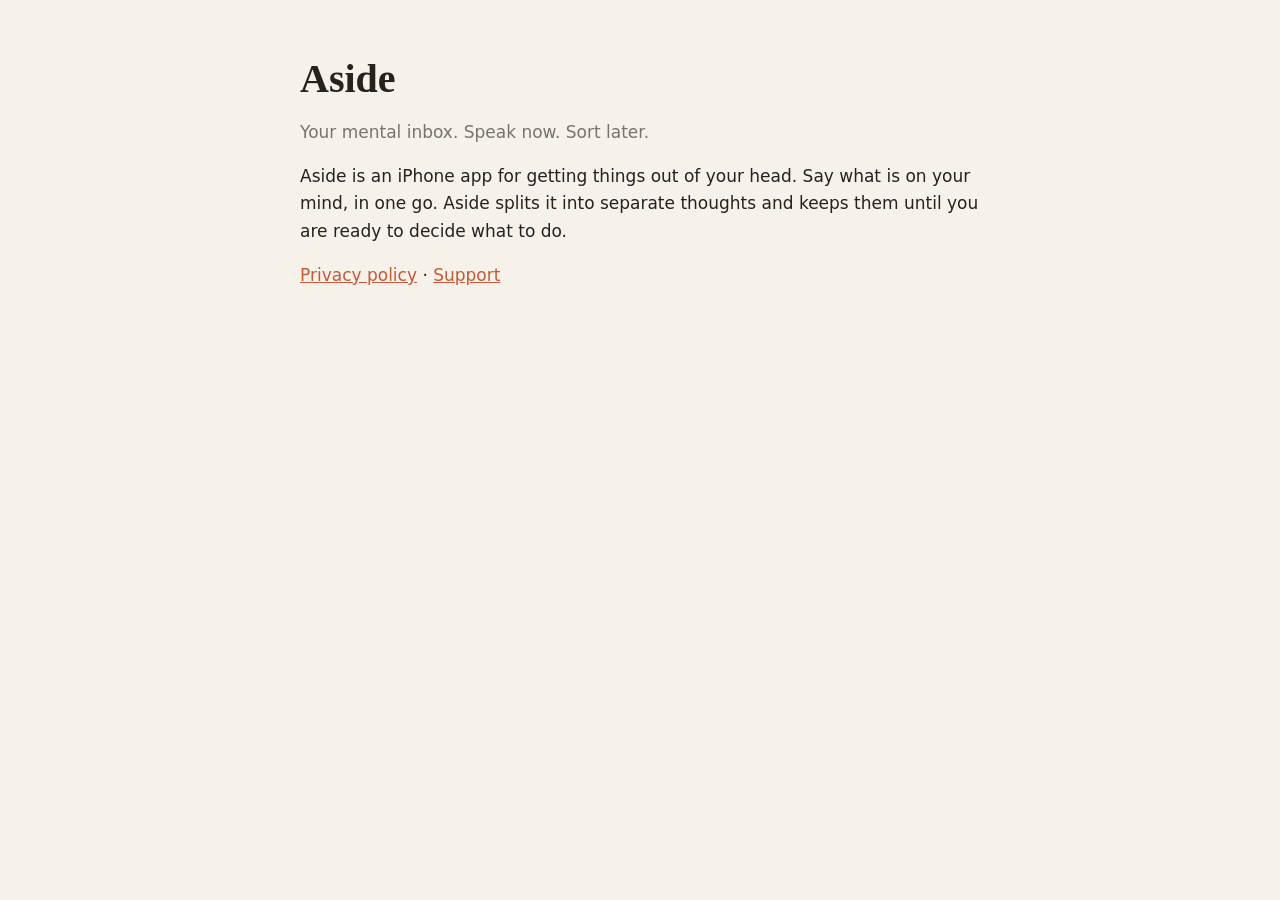
<file: index.html>
<!doctype html><html lang="en"><head><meta charset="utf-8"><meta name="viewport" content="width=device-width, initial-scale=1">
<title>Aside - Your mental inbox</title><link rel="stylesheet" href="style.css"></head><body><main>
<h1>Aside</h1>
<p class="soft">Your mental inbox. Speak now. Sort later.</p>
<p>Aside is an iPhone app for getting things out of your head. Say what is on your mind, in one go. Aside splits it into separate thoughts and keeps them until you are ready to decide what to do.</p>
<p><a href="privacy/">Privacy policy</a> · <a href="support/">Support</a></p>
</main></body></html>
</file>
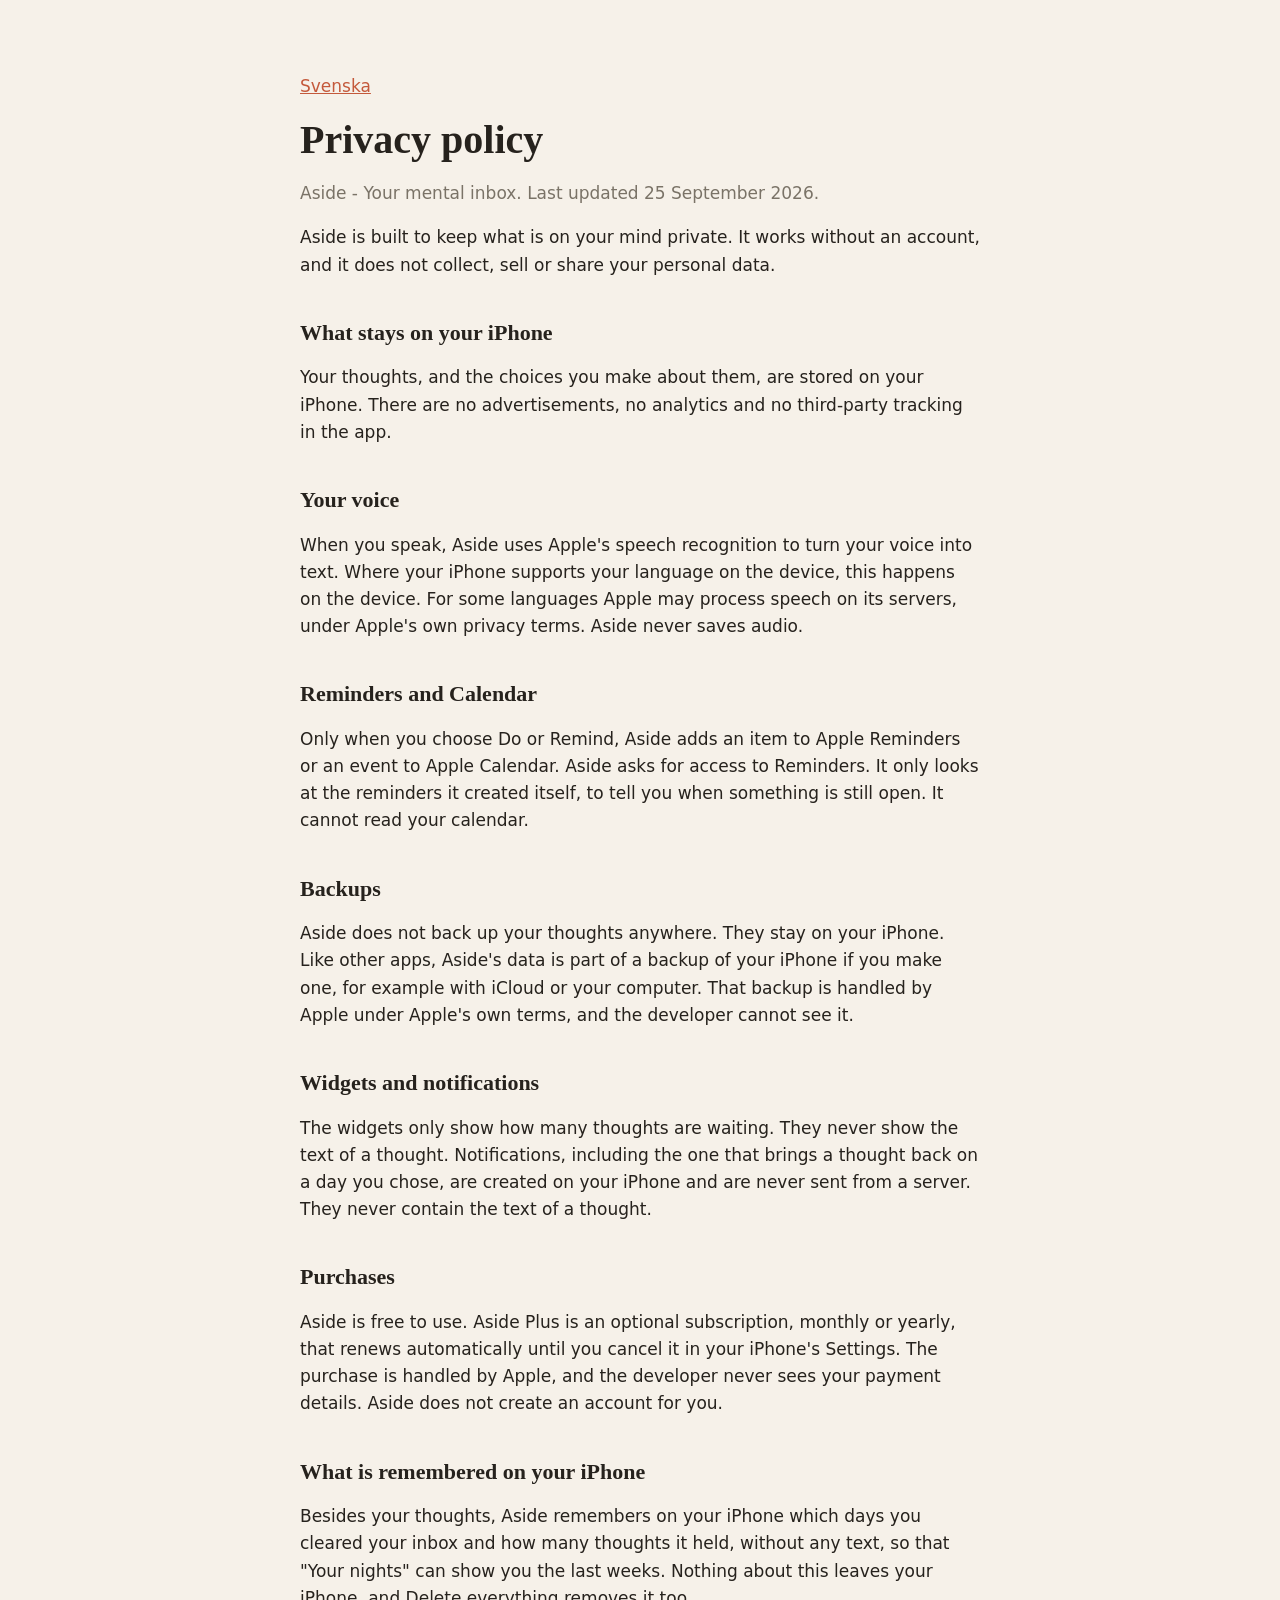
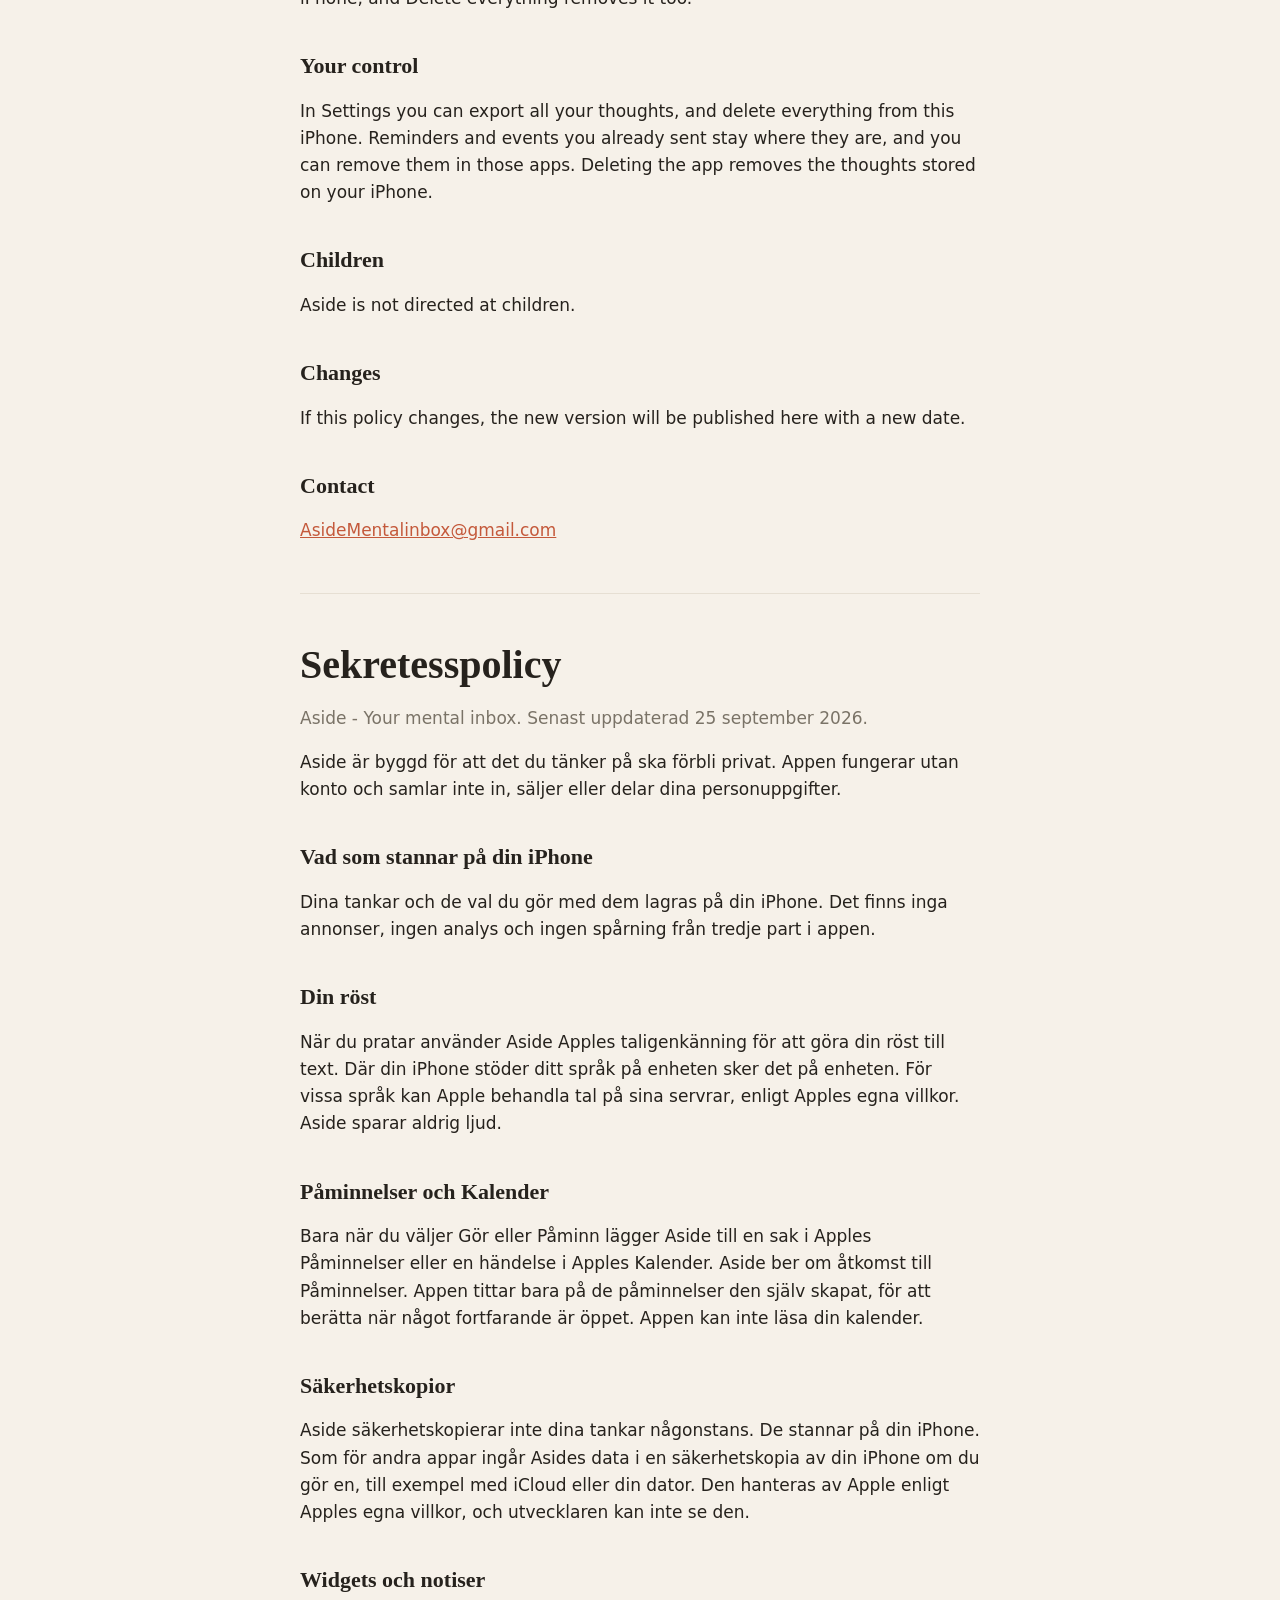
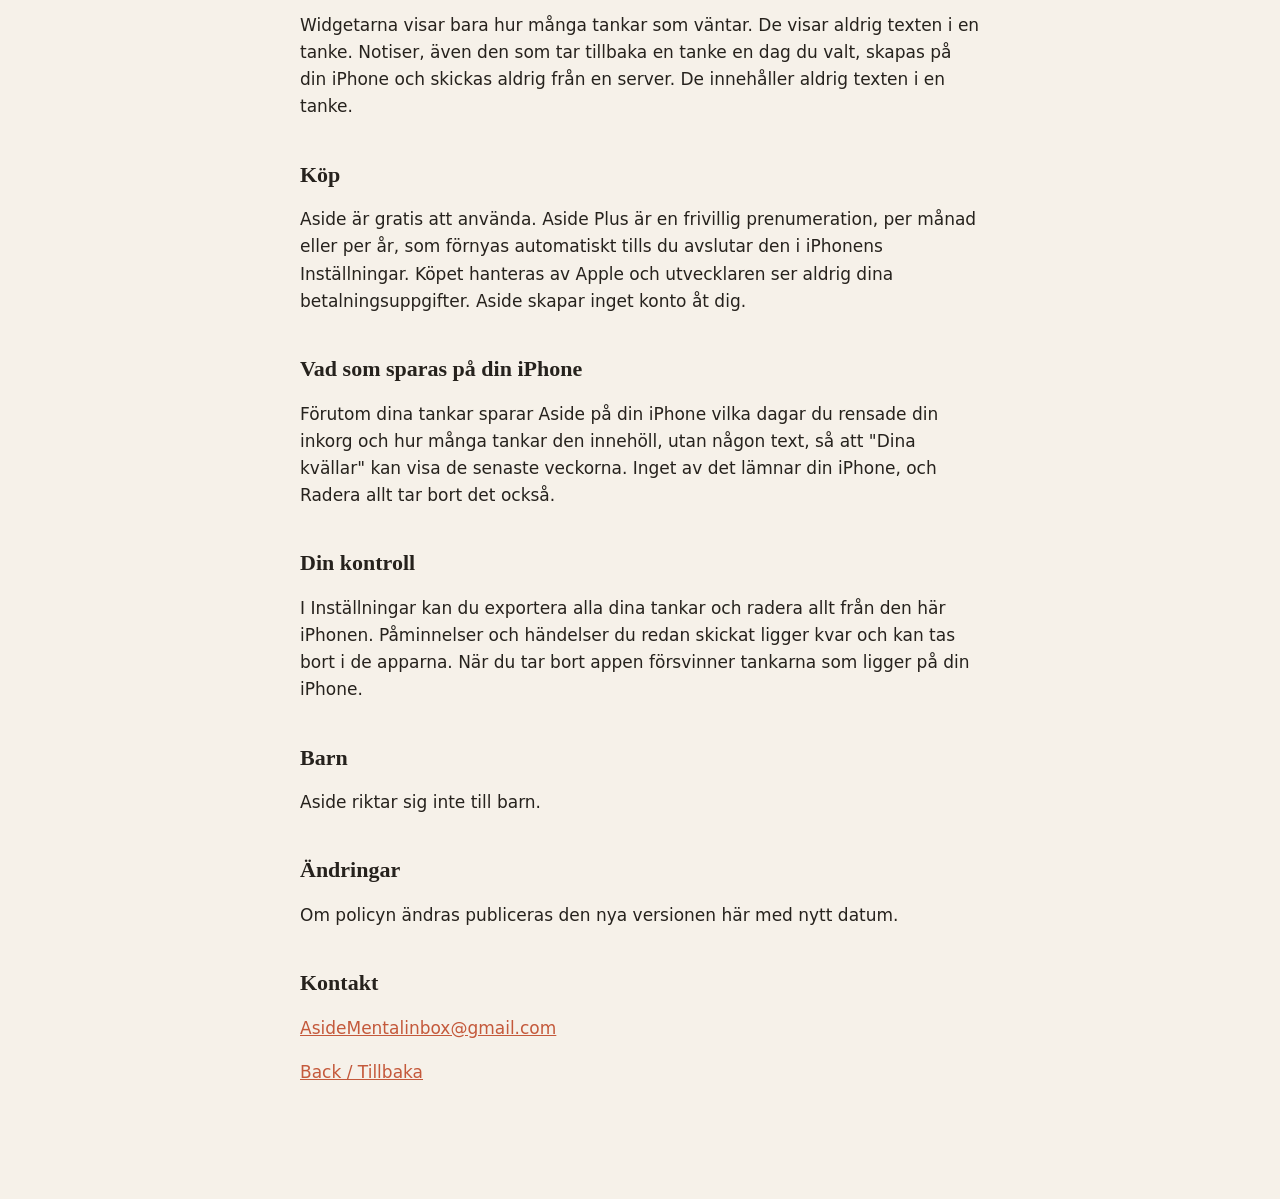
<file: privacy/index.html>
<!doctype html><html lang="en"><head><meta charset="utf-8"><meta name="viewport" content="width=device-width, initial-scale=1">
<title>Aside privacy policy</title><link rel="stylesheet" href="../style.css"></head><body><main>
<p><a href="#sv">Svenska</a></p>
<h1>Privacy policy</h1>
<p class="soft">Aside - Your mental inbox. Last updated 25 September 2026.</p>

<p>Aside is built to keep what is on your mind private. It works without an account, and it does not collect, sell or share your personal data.</p>

<h2>What stays on your iPhone</h2>
<p>Your thoughts, and the choices you make about them, are stored on your iPhone. There are no advertisements, no analytics and no third-party tracking in the app.</p>

<h2>Your voice</h2>
<p>When you speak, Aside uses Apple's speech recognition to turn your voice into text. Where your iPhone supports your language on the device, this happens on the device. For some languages Apple may process speech on its servers, under Apple's own privacy terms. Aside never saves audio.</p>

<h2>Reminders and Calendar</h2>
<p>Only when you choose Do or Remind, Aside adds an item to Apple Reminders or an event to Apple Calendar. Aside asks for access to Reminders. It only looks at the reminders it created itself, to tell you when something is still open. It cannot read your calendar.</p>

<h2>Backups</h2>
<p>Aside does not back up your thoughts anywhere. They stay on your iPhone. Like other apps, Aside's data is part of a backup of your iPhone if you make one, for example with iCloud or your computer. That backup is handled by Apple under Apple's own terms, and the developer cannot see it.</p>

<h2>Widgets and notifications</h2>
<p>The widgets only show how many thoughts are waiting. They never show the text of a thought. Notifications, including the one that brings a thought back on a day you chose, are created on your iPhone and are never sent from a server. They never contain the text of a thought.</p>

<h2>Purchases</h2>
<p>Aside is free to use. Aside Plus is an optional subscription, monthly or yearly, that renews automatically until you cancel it in your iPhone's Settings. The purchase is handled by Apple, and the developer never sees your payment details. Aside does not create an account for you.</p>

<h2>What is remembered on your iPhone</h2>
<p>Besides your thoughts, Aside remembers on your iPhone which days you cleared your inbox and how many thoughts it held, without any text, so that "Your nights" can show you the last weeks. Nothing about this leaves your iPhone, and Delete everything removes it too.</p>

<h2>Your control</h2>
<p>In Settings you can export all your thoughts, and delete everything from this iPhone. Reminders and events you already sent stay where they are, and you can remove them in those apps. Deleting the app removes the thoughts stored on your iPhone.</p>

<h2>Children</h2>
<p>Aside is not directed at children.</p>

<h2>Changes</h2>
<p>If this policy changes, the new version will be published here with a new date.</p>

<h2>Contact</h2>
<p><a href="mailto:AsideMentalinbox@gmail.com">AsideMentalinbox@gmail.com</a></p>

<hr>
<div id="sv"></div>
<h1>Sekretesspolicy</h1>
<p class="soft">Aside - Your mental inbox. Senast uppdaterad 25 september 2026.</p>

<p>Aside är byggd för att det du tänker på ska förbli privat. Appen fungerar utan konto och samlar inte in, säljer eller delar dina personuppgifter.</p>

<h2>Vad som stannar på din iPhone</h2>
<p>Dina tankar och de val du gör med dem lagras på din iPhone. Det finns inga annonser, ingen analys och ingen spårning från tredje part i appen.</p>

<h2>Din röst</h2>
<p>När du pratar använder Aside Apples taligenkänning för att göra din röst till text. Där din iPhone stöder ditt språk på enheten sker det på enheten. För vissa språk kan Apple behandla tal på sina servrar, enligt Apples egna villkor. Aside sparar aldrig ljud.</p>

<h2>Påminnelser och Kalender</h2>
<p>Bara när du väljer Gör eller Påminn lägger Aside till en sak i Apples Påminnelser eller en händelse i Apples Kalender. Aside ber om åtkomst till Påminnelser. Appen tittar bara på de påminnelser den själv skapat, för att berätta när något fortfarande är öppet. Appen kan inte läsa din kalender.</p>

<h2>Säkerhetskopior</h2>
<p>Aside säkerhetskopierar inte dina tankar någonstans. De stannar på din iPhone. Som för andra appar ingår Asides data i en säkerhetskopia av din iPhone om du gör en, till exempel med iCloud eller din dator. Den hanteras av Apple enligt Apples egna villkor, och utvecklaren kan inte se den.</p>

<h2>Widgets och notiser</h2>
<p>Widgetarna visar bara hur många tankar som väntar. De visar aldrig texten i en tanke. Notiser, även den som tar tillbaka en tanke en dag du valt, skapas på din iPhone och skickas aldrig från en server. De innehåller aldrig texten i en tanke.</p>

<h2>Köp</h2>
<p>Aside är gratis att använda. Aside Plus är en frivillig prenumeration, per månad eller per år, som förnyas automatiskt tills du avslutar den i iPhonens Inställningar. Köpet hanteras av Apple och utvecklaren ser aldrig dina betalningsuppgifter. Aside skapar inget konto åt dig.</p>

<h2>Vad som sparas på din iPhone</h2>
<p>Förutom dina tankar sparar Aside på din iPhone vilka dagar du rensade din inkorg och hur många tankar den innehöll, utan någon text, så att "Dina kvällar" kan visa de senaste veckorna. Inget av det lämnar din iPhone, och Radera allt tar bort det också.</p>

<h2>Din kontroll</h2>
<p>I Inställningar kan du exportera alla dina tankar och radera allt från den här iPhonen. Påminnelser och händelser du redan skickat ligger kvar och kan tas bort i de apparna. När du tar bort appen försvinner tankarna som ligger på din iPhone.</p>

<h2>Barn</h2>
<p>Aside riktar sig inte till barn.</p>

<h2>Ändringar</h2>
<p>Om policyn ändras publiceras den nya versionen här med nytt datum.</p>

<h2>Kontakt</h2>
<p><a href="mailto:AsideMentalinbox@gmail.com">AsideMentalinbox@gmail.com</a></p>
<p><a href="../">Back / Tillbaka</a></p>
</main></body></html>
</file>
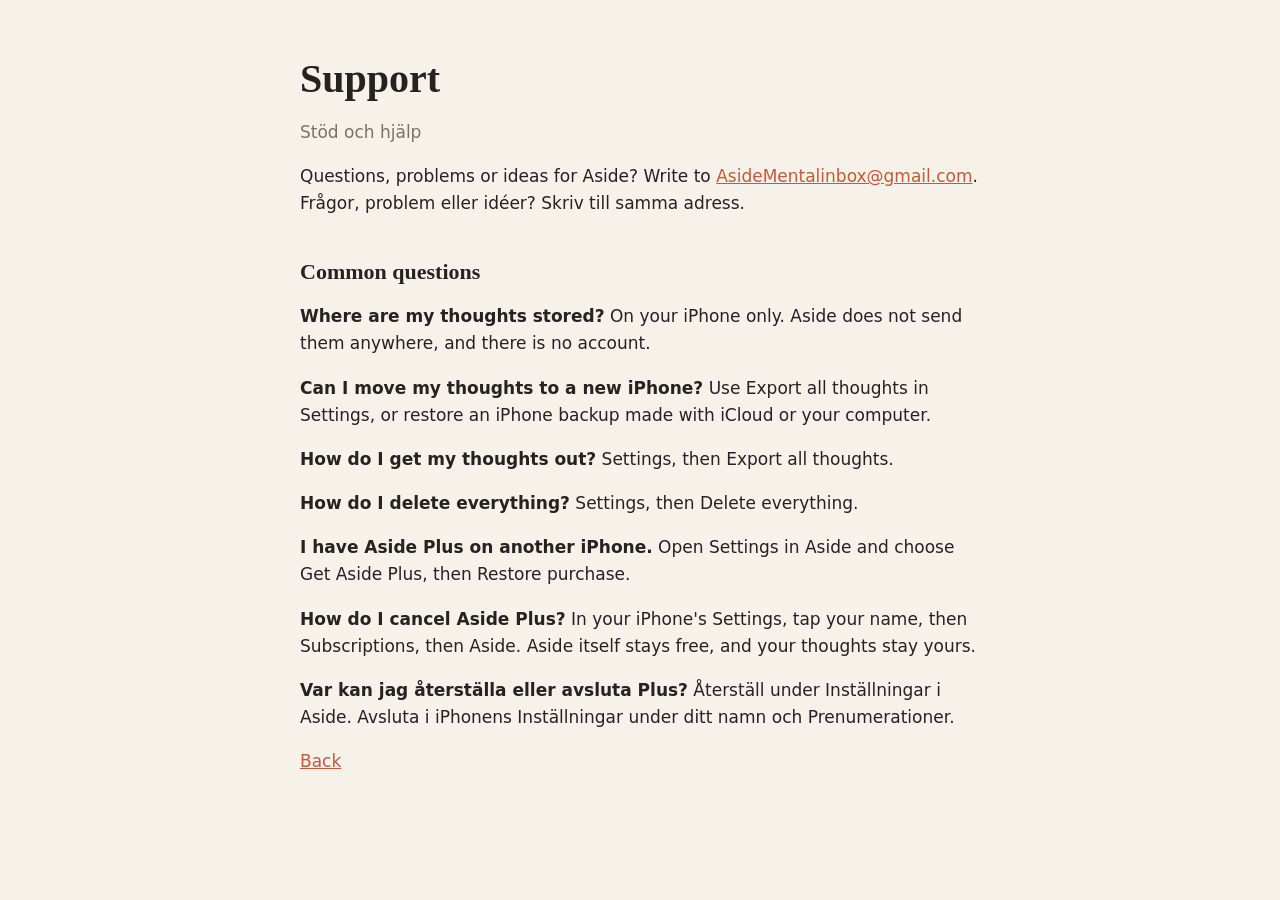
<file: support/index.html>
<!doctype html><html lang="en"><head><meta charset="utf-8"><meta name="viewport" content="width=device-width, initial-scale=1">
<title>Aside support</title><link rel="stylesheet" href="../style.css"></head><body><main>
<h1>Support</h1>
<p class="soft">Stöd och hjälp</p>
<p>Questions, problems or ideas for Aside? Write to <a href="mailto:AsideMentalinbox@gmail.com">AsideMentalinbox@gmail.com</a>. Frågor, problem eller idéer? Skriv till samma adress.</p>
<h2>Common questions</h2>
<p><strong>Where are my thoughts stored?</strong> On your iPhone only. Aside does not send them anywhere, and there is no account.</p>
<p><strong>Can I move my thoughts to a new iPhone?</strong> Use Export all thoughts in Settings, or restore an iPhone backup made with iCloud or your computer.</p>
<p><strong>How do I get my thoughts out?</strong> Settings, then Export all thoughts.</p>
<p><strong>How do I delete everything?</strong> Settings, then Delete everything.</p>
<p><strong>I have Aside Plus on another iPhone.</strong> Open Settings in Aside and choose Get Aside Plus, then Restore purchase.</p>
<p><strong>How do I cancel Aside Plus?</strong> In your iPhone's Settings, tap your name, then Subscriptions, then Aside. Aside itself stays free, and your thoughts stay yours.</p>
<p><strong>Var kan jag återställa eller avsluta Plus?</strong> Återställ under Inställningar i Aside. Avsluta i iPhonens Inställningar under ditt namn och Prenumerationer.</p>
<p><a href="../">Back</a></p>
</main></body></html>
</file>
<file: style.css>
:root { color-scheme: light dark; --paper:#F6F1E9; --ink:#26221D; --soft:#7A7367; --line:#E6DFD3; --accent:#C4593B; }
@media (prefers-color-scheme: dark) { :root { --paper:#151311; --ink:#F1EBE2; --soft:#A39B8D; --line:#2E2A25; --accent:#E0785B; } }
body { margin:0; background:var(--paper); color:var(--ink); font:17px/1.6 -apple-system, "SF Pro Text", system-ui, sans-serif; }
main { max-width:680px; margin:0 auto; padding:56px 24px 96px; }
h1 { font:600 40px/1.15 "New York", Georgia, serif; margin:0 0 8px; }
h2 { font:600 22px/1.3 "New York", Georgia, serif; margin:40px 0 8px; }
p, li { color:var(--ink); } .soft { color:var(--soft); }
a { color:var(--accent); } hr { border:0; border-top:1px solid var(--line); margin:48px 0; }
ul { padding-left:1.2em; }
</file>
